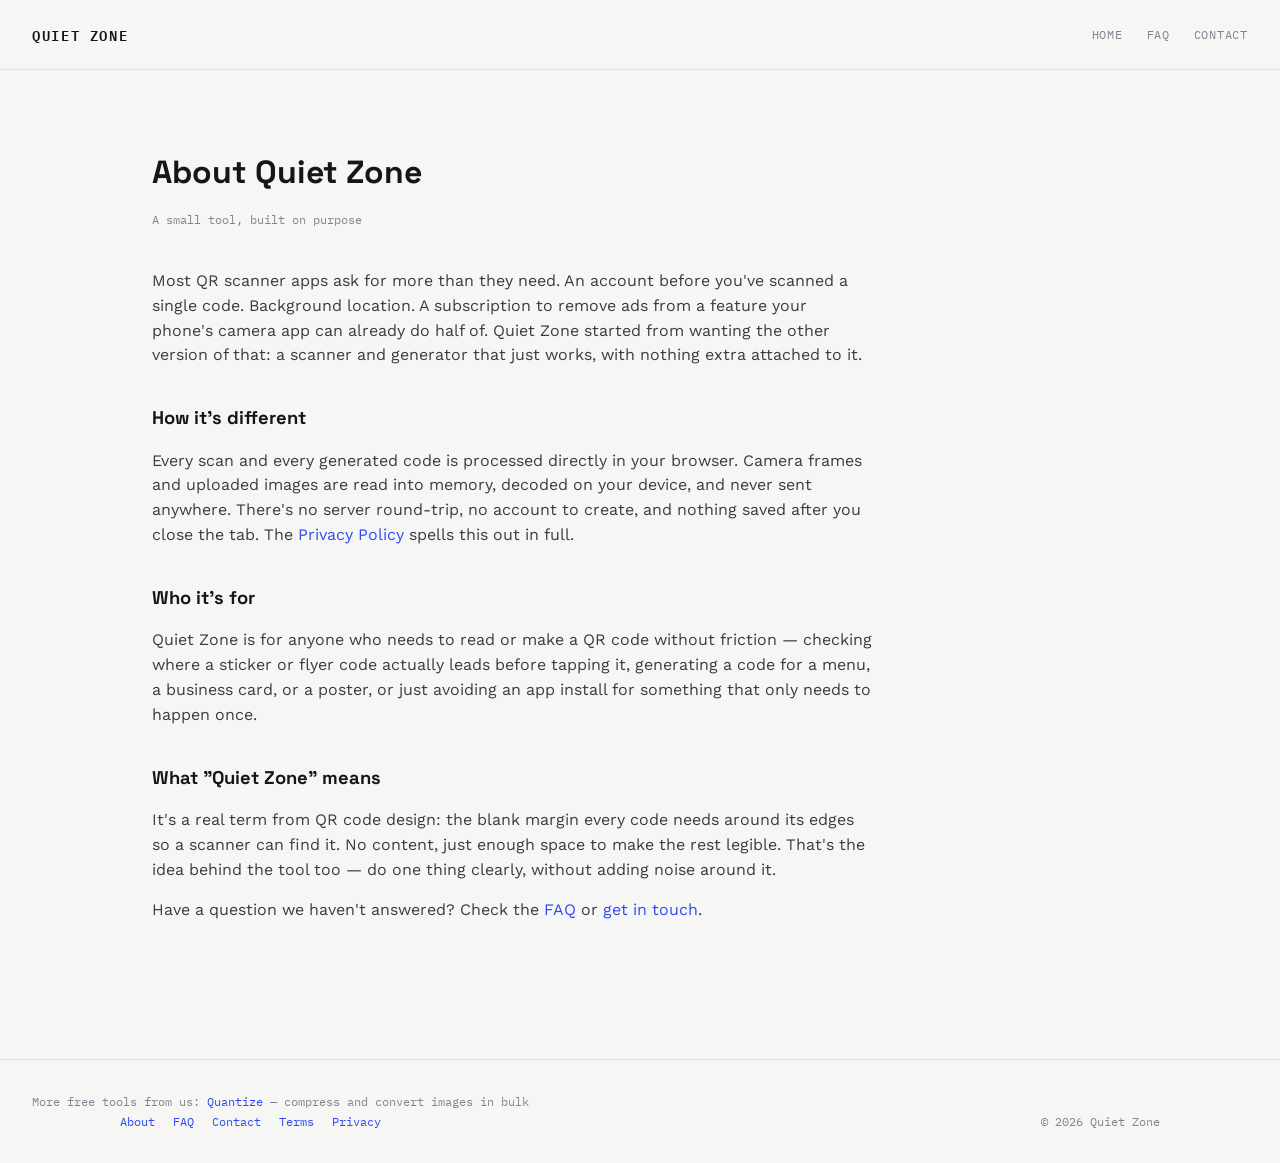
<file: about.html>
<!DOCTYPE html>
<html lang="en">
<head>
<meta charset="UTF-8">
<meta name="viewport" content="width=device-width, initial-scale=1">
<!-- Google tag (gtag.js) -->
<script async src="https://www.googletagmanager.com/gtag/js?id=G-VVCNYQMR9R"></script>
<script>
  window.dataLayer = window.dataLayer || [];
  function gtag(){dataLayer.push(arguments);}
  gtag('js', new Date());
  gtag('config', 'G-VVCNYQMR9R');
</script>
<title>About — Quiet Zone</title>
<meta name="description" content="Why Quiet Zone exists: a QR scanner and generator with no accounts, no tracking, and nothing sent to a server.">
<meta property="og:type" content="website">
<meta property="og:url" content="https://usequietzone.com/about.html">
<meta property="og:title" content="About — Quiet Zone">
<meta property="og:description" content="Why Quiet Zone exists: a QR scanner and generator with no accounts, no tracking, and nothing sent to a server.">
<meta property="og:image" content="https://usequietzone.com/quietzone-og.png">
<meta name="twitter:card" content="summary_large_image">
<link rel="canonical" href="https://usequietzone.com/about.html">
<link rel="preconnect" href="https://fonts.googleapis.com">
<link href="https://fonts.googleapis.com/css2?family=Space+Grotesk:wght@500;600&family=Work+Sans:wght@400;500&family=IBM+Plex+Mono:wght@400;500;600&display=swap" rel="stylesheet">
<link rel="stylesheet" href="styles.css">
</head>
<body>

<header class="nav">
  <a href="index.html" class="wordmark">Quiet Zone</a>
  <nav class="nav-links">
    <a href="index.html">Home</a>
    <a href="faq.html">FAQ</a>
    <a href="contact.html">Contact</a>
  </nav>
</header>

<main>
  <div class="legal">
    <h1>About Quiet Zone</h1>
    <p class="updated">A small tool, built on purpose</p>

    <p>Most QR scanner apps ask for more than they need. An account before you've scanned a single code. Background location. A subscription to remove ads from a feature your phone's camera app can already do half of. Quiet Zone started from wanting the other version of that: a scanner and generator that just works, with nothing extra attached to it.</p>

    <h2>How it's different</h2>
    <p>Every scan and every generated code is processed directly in your browser. Camera frames and uploaded images are read into memory, decoded on your device, and never sent anywhere. There's no server round-trip, no account to create, and nothing saved after you close the tab. The <a href="privacy.html">Privacy Policy</a> spells this out in full.</p>

    <h2>Who it's for</h2>
    <p>Quiet Zone is for anyone who needs to read or make a QR code without friction — checking where a sticker or flyer code actually leads before tapping it, generating a code for a menu, a business card, or a poster, or just avoiding an app install for something that only needs to happen once.</p>

    <h2>What "Quiet Zone" means</h2>
    <p>It's a real term from QR code design: the blank margin every code needs around its edges so a scanner can find it. No content, just enough space to make the rest legible. That's the idea behind the tool too — do one thing clearly, without adding noise around it.</p>

    <p>Have a question we haven't answered? Check the <a href="faq.html">FAQ</a> or <a href="contact.html">get in touch</a>.</p>
  </div>
</main>

<footer>
<p class="network-links">More free tools from us: <a href="https://quantizeapp.com">Quantize</a> — compress and convert images in bulk</p>
  <div class="foot-inner">
    <nav>
      <a href="about.html">About</a>
      <a href="faq.html">FAQ</a>
      <a href="contact.html">Contact</a>
      <a href="terms.html">Terms</a>
      <a href="privacy.html">Privacy</a>
    </nav>
    <p>© 2026 Quiet Zone</p>
  </div>
</footer>

</body>
</html>
</file>
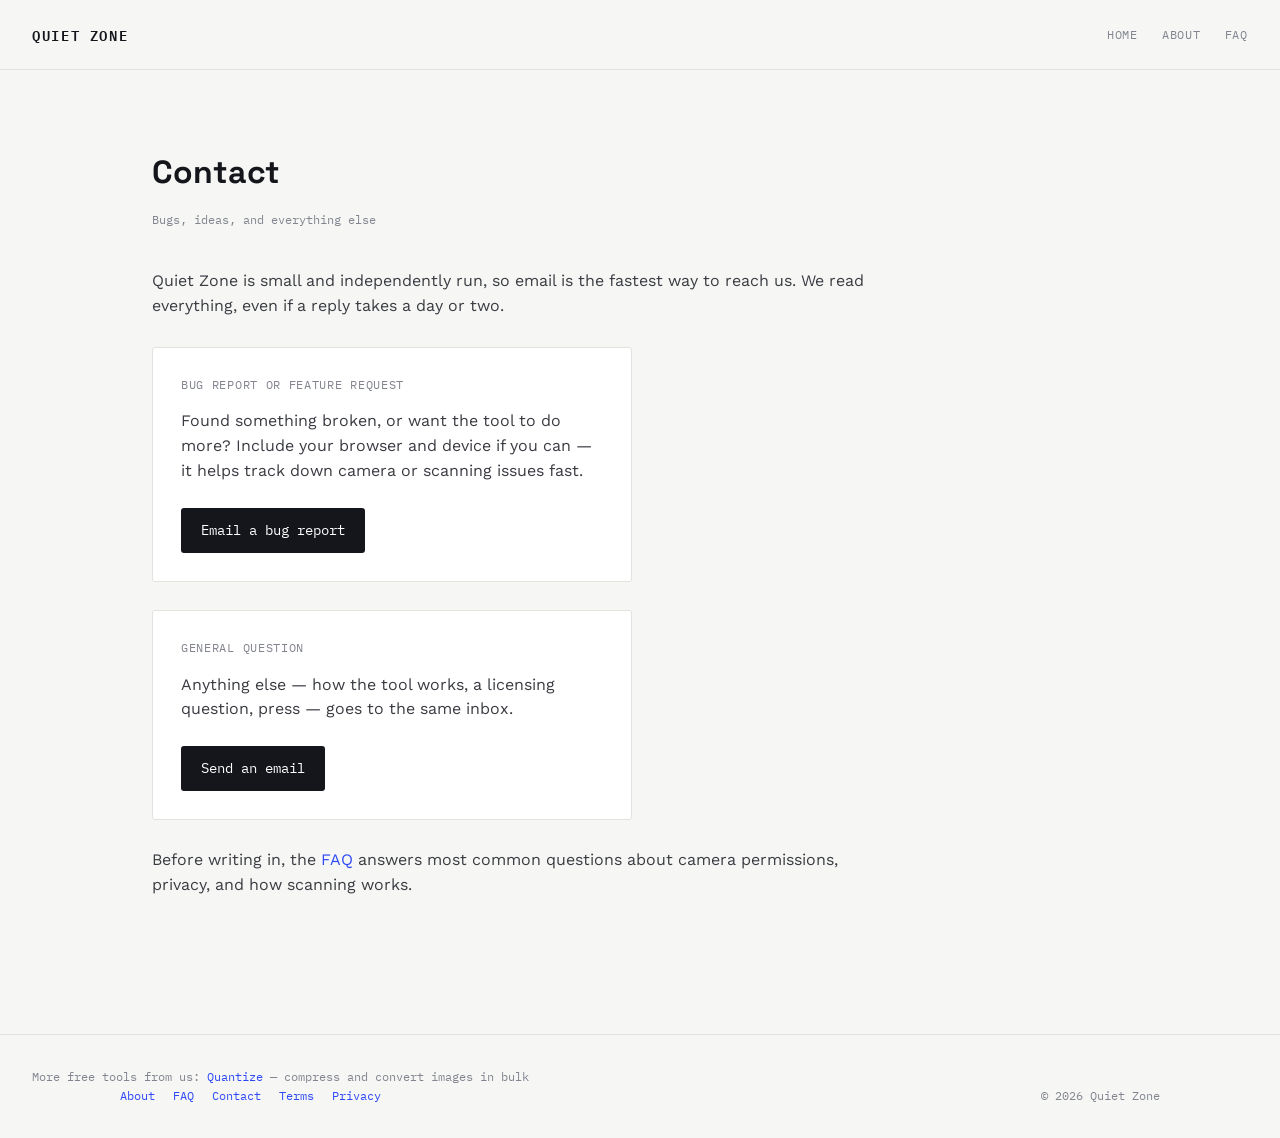
<file: contact.html>
<!DOCTYPE html>
<html lang="en">
<head>
<meta charset="UTF-8">
<meta name="viewport" content="width=device-width, initial-scale=1">
<!-- Google tag (gtag.js) -->
<script async src="https://www.googletagmanager.com/gtag/js?id=G-VVCNYQMR9R"></script>
<script>
  window.dataLayer = window.dataLayer || [];
  function gtag(){dataLayer.push(arguments);}
  gtag('js', new Date());
  gtag('config', 'G-VVCNYQMR9R');
</script>
<title>Contact — Quiet Zone</title>
<meta name="description" content="Get in touch with Quiet Zone for bug reports, feature requests, or general questions.">
<meta property="og:type" content="website">
<meta property="og:url" content="https://usequietzone.com/contact.html">
<meta property="og:title" content="Contact — Quiet Zone">
<meta property="og:description" content="Get in touch with Quiet Zone for bug reports, feature requests, or general questions.">
<meta property="og:image" content="https://usequietzone.com/quietzone-og.png">
<meta name="twitter:card" content="summary_large_image">
<link rel="canonical" href="https://usequietzone.com/contact.html">
<link rel="preconnect" href="https://fonts.googleapis.com">
<link href="https://fonts.googleapis.com/css2?family=Space+Grotesk:wght@500;600&family=Work+Sans:wght@400;500&family=IBM+Plex+Mono:wght@400;500;600&display=swap" rel="stylesheet">
<link rel="stylesheet" href="styles.css">
</head>
<body>

<header class="nav">
  <a href="index.html" class="wordmark">Quiet Zone</a>
  <nav class="nav-links">
    <a href="index.html">Home</a>
    <a href="about.html">About</a>
    <a href="faq.html">FAQ</a>
  </nav>
</header>

<main>
  <div class="legal">
    <h1>Contact</h1>
    <p class="updated">Bugs, ideas, and everything else</p>

    <p>Quiet Zone is small and independently run, so email is the fastest way to reach us. We read everything, even if a reply takes a day or two.</p>

    <div class="contact-card">
      <p class="kind">Bug report or feature request</p>
      <p>Found something broken, or want the tool to do more? Include your browser and device if you can — it helps track down camera or scanning issues fast.</p>
      <a class="mail-btn" href="mailto:hello@quietzone.app?subject=Bug%20report">Email a bug report</a>
    </div>

    <div class="contact-card">
      <p class="kind">General question</p>
      <p>Anything else — how the tool works, a licensing question, press — goes to the same inbox.</p>
      <a class="mail-btn" href="mailto:hello@quietzone.app">Send an email</a>
    </div>

    <p>Before writing in, the <a href="faq.html">FAQ</a> answers most common questions about camera permissions, privacy, and how scanning works.</p>
  </div>
</main>

<footer>
<p class="network-links">More free tools from us: <a href="https://quantizeapp.com">Quantize</a> — compress and convert images in bulk</p>
  <div class="foot-inner">
    <nav>
      <a href="about.html">About</a>
      <a href="faq.html">FAQ</a>
      <a href="contact.html">Contact</a>
      <a href="terms.html">Terms</a>
      <a href="privacy.html">Privacy</a>
    </nav>
    <p>© 2026 Quiet Zone</p>
  </div>
</footer>

</body>
</html>
</file>
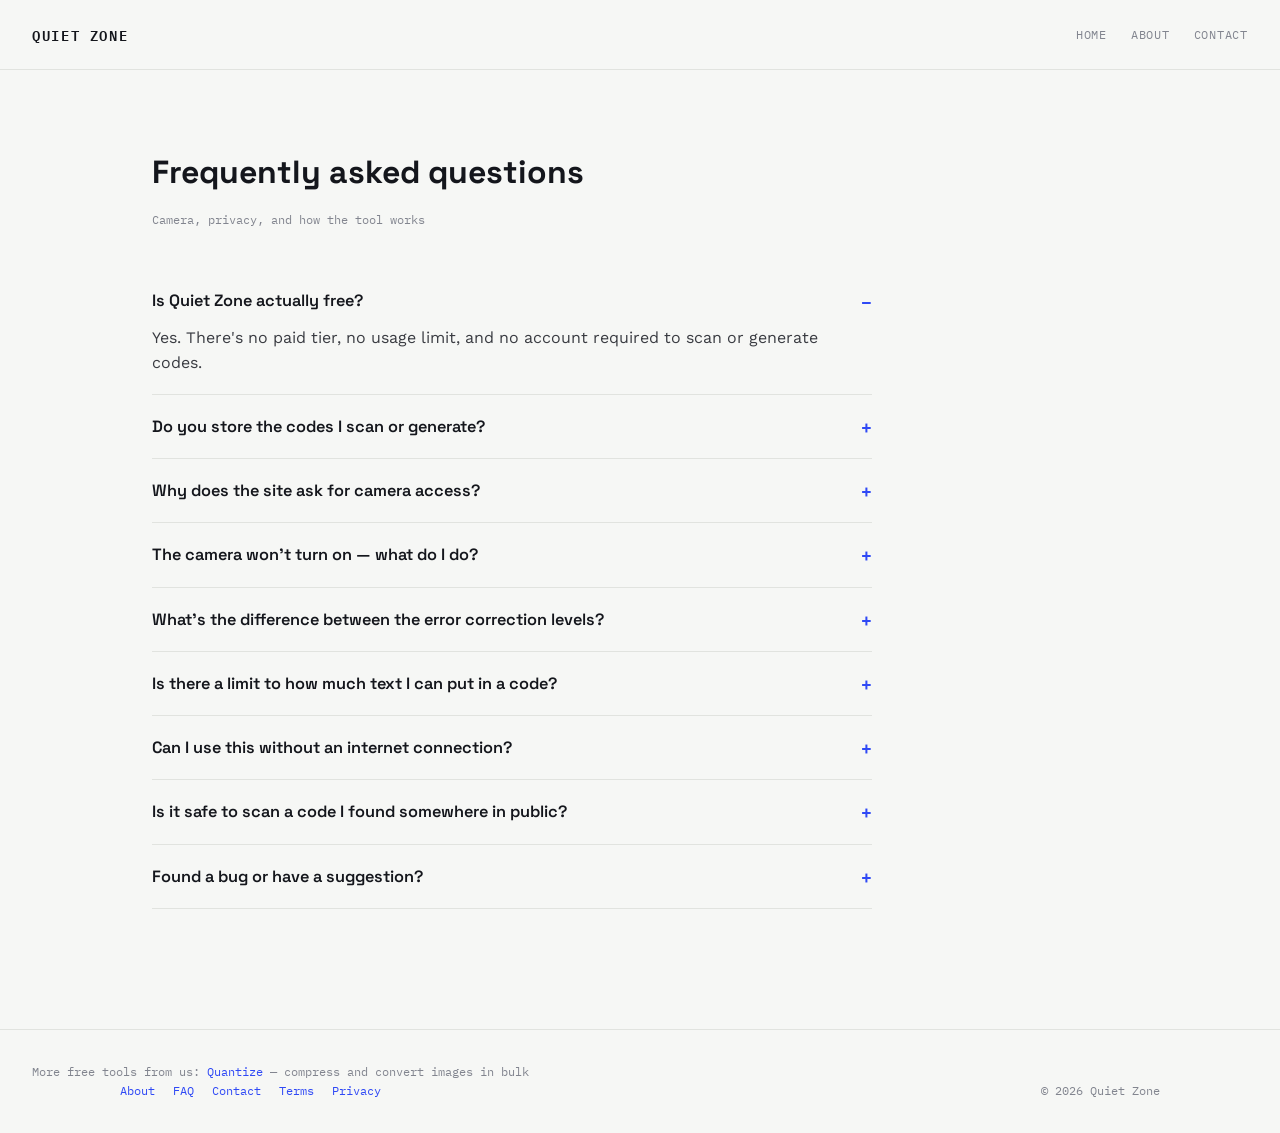
<file: faq.html>
<!DOCTYPE html>
<html lang="en">
<head>
<meta charset="UTF-8">
<meta name="viewport" content="width=device-width, initial-scale=1">
<!-- Google tag (gtag.js) -->
<script async src="https://www.googletagmanager.com/gtag/js?id=G-VVCNYQMR9R"></script>
<script>
  window.dataLayer = window.dataLayer || [];
  function gtag(){dataLayer.push(arguments);}
  gtag('js', new Date());
  gtag('config', 'G-VVCNYQMR9R');
</script>
<title>FAQ — Quiet Zone</title>
<meta name="description" content="Answers about how Quiet Zone scans and generates QR codes, camera permissions, privacy, and error correction levels.">
<meta property="og:type" content="website">
<meta property="og:url" content="https://usequietzone.com/faq.html">
<meta property="og:title" content="FAQ — Quiet Zone">
<meta property="og:description" content="Answers about how Quiet Zone scans and generates QR codes, camera permissions, privacy, and error correction levels.">
<meta property="og:image" content="https://usequietzone.com/quietzone-og.png">
<meta name="twitter:card" content="summary_large_image">
<link rel="canonical" href="https://usequietzone.com/faq.html">
<link rel="preconnect" href="https://fonts.googleapis.com">
<link href="https://fonts.googleapis.com/css2?family=Space+Grotesk:wght@500;600&family=Work+Sans:wght@400;500&family=IBM+Plex+Mono:wght@400;500;600&display=swap" rel="stylesheet">
<link rel="stylesheet" href="styles.css">
</head>
<body>

<header class="nav">
  <a href="index.html" class="wordmark">Quiet Zone</a>
  <nav class="nav-links">
    <a href="index.html">Home</a>
    <a href="about.html">About</a>
    <a href="contact.html">Contact</a>
  </nav>
</header>

<main>
  <div class="legal">
    <h1>Frequently asked questions</h1>
    <p class="updated">Camera, privacy, and how the tool works</p>

    <details class="faq-item" open>
      <summary>Is Quiet Zone actually free?</summary>
      <p>Yes. There's no paid tier, no usage limit, and no account required to scan or generate codes.</p>
    </details>

    <details class="faq-item">
      <summary>Do you store the codes I scan or generate?</summary>
      <p>No. Everything happens locally in your browser. Camera frames, uploaded images, and generated codes are never uploaded or stored on a server — see the <a href="privacy.html">Privacy Policy</a> for the full explanation.</p>
    </details>

    <details class="faq-item">
      <summary>Why does the site ask for camera access?</summary>
      <p>Only to show a live preview so you can point at a code. Your browser handles the permission directly; Quiet Zone reads video frames locally to look for a code and never transmits them anywhere.</p>
    </details>

    <details class="faq-item">
      <summary>The camera won't turn on — what do I do?</summary>
      <p>Camera access needs a secure connection (HTTPS) and browser permission. If it's blocked, check your browser's site settings for a denied camera permission, or use the "Upload image" option instead, which works from any photo of a code.</p>
    </details>

    <details class="faq-item">
      <summary>What's the difference between the error correction levels?</summary>
      <p>Low, Medium, Quartile, and High control how much of a generated code can be damaged, smudged, or obscured and still scan correctly. Higher levels are more forgiving but make the code visually denser. Medium is a good default for most uses; use High if the code will be printed small or somewhere it might get scratched, like a sticker.</p>
    </details>

    <details class="faq-item">
      <summary>Is there a limit to how much text I can put in a code?</summary>
      <p>QR codes can hold a few thousand characters, but longer text produces a denser, harder-to-scan code. For links and short messages you won't notice a limit; for long text, a higher error correction level or a shorter link works better.</p>
    </details>

    <details class="faq-item">
      <summary>Can I use this without an internet connection?</summary>
      <p>Once the page has loaded, scanning and generating both run locally, so a spotty connection won't interrupt an in-progress scan. Loading the page itself still needs a connection the first time.</p>
    </details>

    <details class="faq-item">
      <summary>Is it safe to scan a code I found somewhere in public?</summary>
      <p>Quiet Zone shows you the decoded destination before it opens anything, so you can read the link first instead of being redirected automatically. That said, no scanner can tell you whether a destination itself is safe — treat an unfamiliar link the same way you would if someone texted it to you.</p>
    </details>

    <details class="faq-item">
      <summary>Found a bug or have a suggestion?</summary>
      <p>We'd like to hear about it — see the <a href="contact.html">Contact</a> page for the fastest way to reach us.</p>
    </details>
  </div>
</main>

<footer>
<p class="network-links">More free tools from us: <a href="https://quantizeapp.com">Quantize</a> — compress and convert images in bulk</p>
  <div class="foot-inner">
    <nav>
      <a href="about.html">About</a>
      <a href="faq.html">FAQ</a>
      <a href="contact.html">Contact</a>
      <a href="terms.html">Terms</a>
      <a href="privacy.html">Privacy</a>
    </nav>
    <p>© 2026 Quiet Zone</p>
  </div>
</footer>

</body>
</html>
</file>
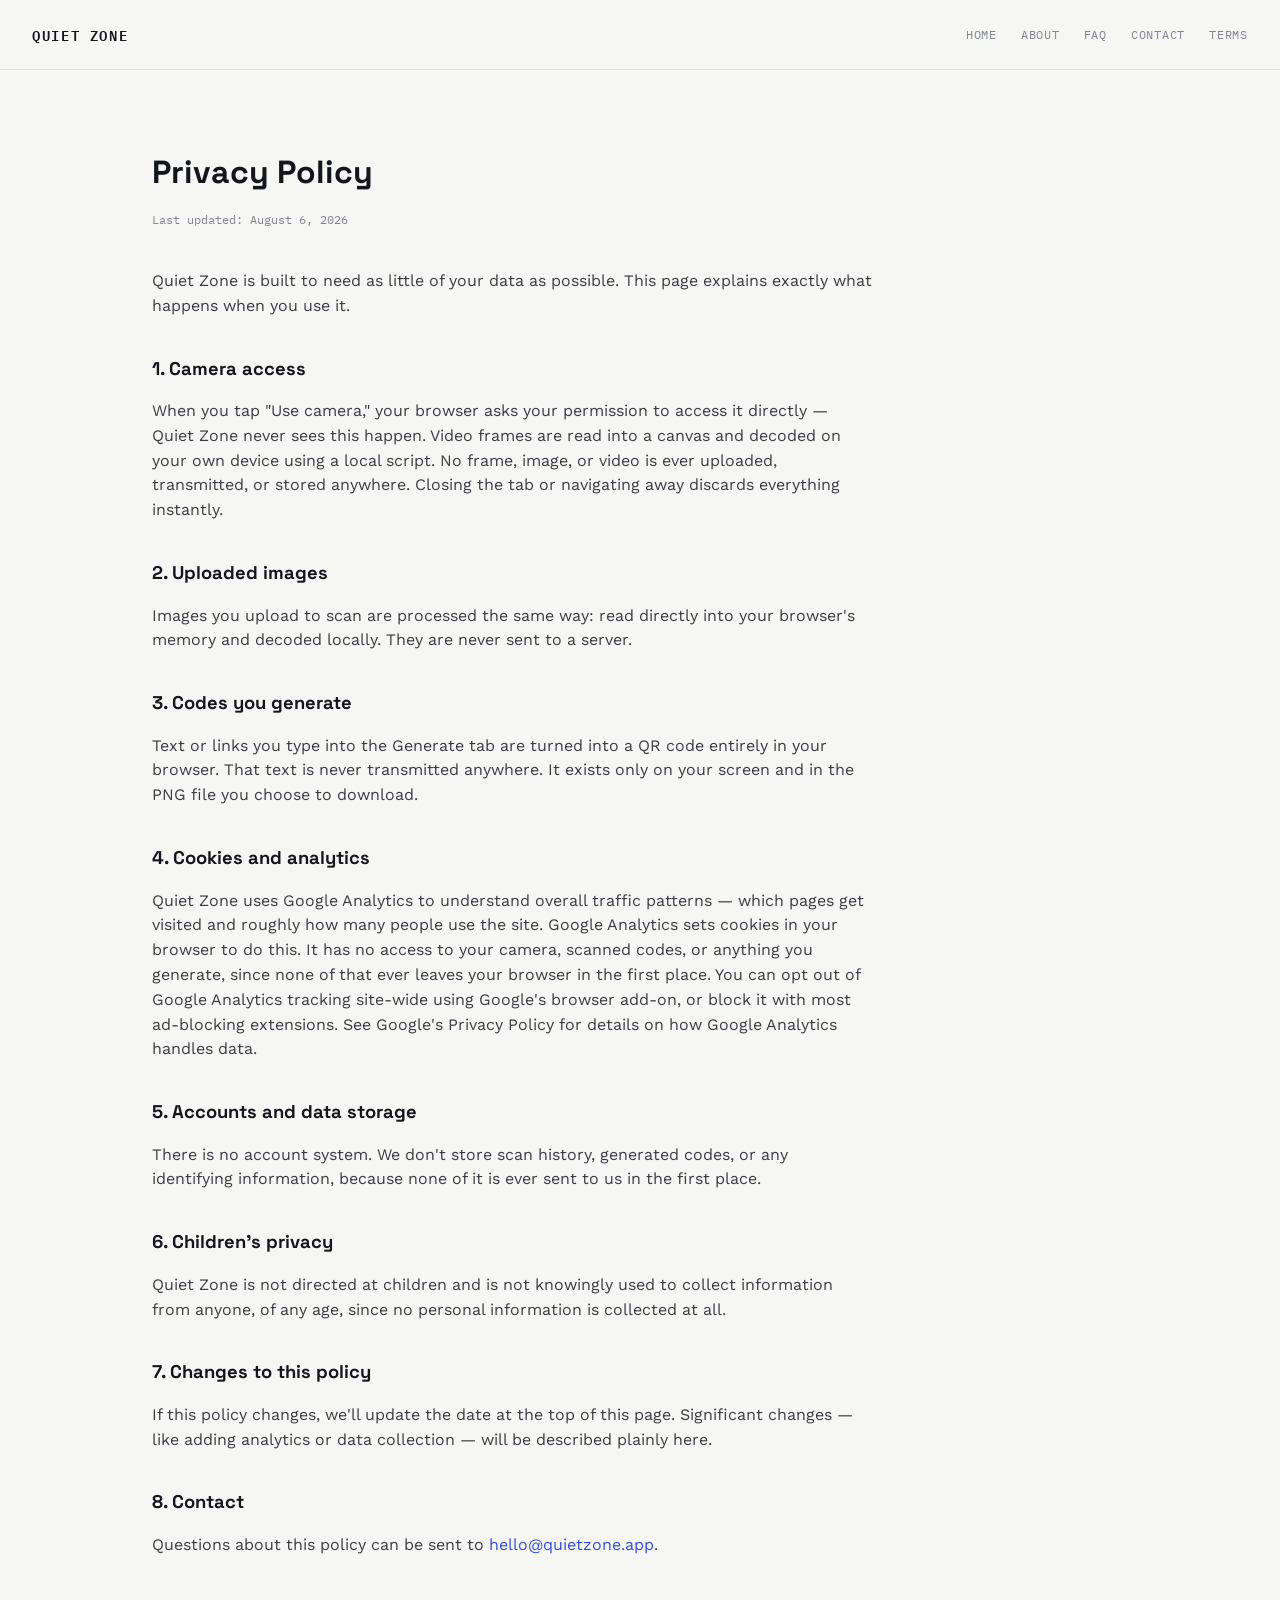
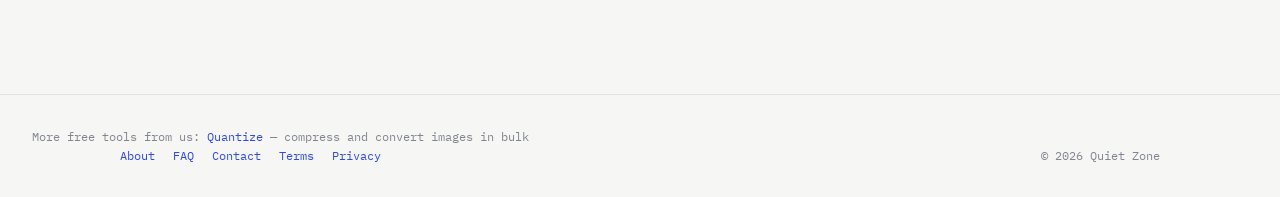
<file: privacy.html>
<!DOCTYPE html>
<html lang="en">
<head>
<meta charset="UTF-8">
<meta name="viewport" content="width=device-width, initial-scale=1">
<!-- Google tag (gtag.js) -->
<script async src="https://www.googletagmanager.com/gtag/js?id=G-VVCNYQMR9R"></script>
<script>
  window.dataLayer = window.dataLayer || [];
  function gtag(){dataLayer.push(arguments);}
  gtag('js', new Date());
  gtag('config', 'G-VVCNYQMR9R');
</script>
<title>Privacy Policy — Quiet Zone</title>
<meta name="description" content="Privacy policy for Quiet Zone — everything runs in your browser, nothing is uploaded.">
<meta property="og:type" content="website">
<meta property="og:url" content="https://usequietzone.com/privacy.html">
<meta property="og:title" content="Privacy Policy — Quiet Zone">
<meta property="og:description" content="Privacy policy for Quiet Zone — everything runs in your browser, nothing is uploaded.">
<meta property="og:image" content="https://usequietzone.com/quietzone-og.png">
<meta name="twitter:card" content="summary_large_image">
<link rel="canonical" href="https://usequietzone.com/privacy.html">
<link rel="preconnect" href="https://fonts.googleapis.com">
<link href="https://fonts.googleapis.com/css2?family=Space+Grotesk:wght@500;600&family=Work+Sans:wght@400;500&family=IBM+Plex+Mono:wght@400;500;600&display=swap" rel="stylesheet">
<link rel="stylesheet" href="styles.css">
</head>
<body>

<header class="nav">
  <a href="index.html" class="wordmark">Quiet Zone</a>
  <nav class="nav-links">
    <a href="index.html">Home</a>
    <a href="about.html">About</a>
    <a href="faq.html">FAQ</a>
    <a href="contact.html">Contact</a>
    <a href="terms.html">Terms</a>
  </nav>
</header>

<main>
  <div class="legal">
    <h1>Privacy Policy</h1>
    <p class="updated">Last updated: August 6, 2026</p>

    <p>Quiet Zone is built to need as little of your data as possible. This page explains exactly what happens when you use it.</p>

    <h2>1. Camera access</h2>
    <p>When you tap "Use camera," your browser asks your permission to access it directly — Quiet Zone never sees this happen. Video frames are read into a canvas and decoded on your own device using a local script. No frame, image, or video is ever uploaded, transmitted, or stored anywhere. Closing the tab or navigating away discards everything instantly.</p>

    <h2>2. Uploaded images</h2>
    <p>Images you upload to scan are processed the same way: read directly into your browser's memory and decoded locally. They are never sent to a server.</p>

    <h2>3. Codes you generate</h2>
    <p>Text or links you type into the Generate tab are turned into a QR code entirely in your browser. That text is never transmitted anywhere. It exists only on your screen and in the PNG file you choose to download.</p>

    <h2>4. Cookies and analytics</h2>
    <p>Quiet Zone uses Google Analytics to understand overall traffic patterns — which pages get visited and roughly how many people use the site. Google Analytics sets cookies in your browser to do this. It has no access to your camera, scanned codes, or anything you generate, since none of that ever leaves your browser in the first place. You can opt out of Google Analytics tracking site-wide using Google's browser add-on, or block it with most ad-blocking extensions. See Google's Privacy Policy for details on how Google Analytics handles data.</p>

    <h2>5. Accounts and data storage</h2>
    <p>There is no account system. We don't store scan history, generated codes, or any identifying information, because none of it is ever sent to us in the first place.</p>

    <h2>6. Children's privacy</h2>
    <p>Quiet Zone is not directed at children and is not knowingly used to collect information from anyone, of any age, since no personal information is collected at all.</p>

    <h2>7. Changes to this policy</h2>
    <p>If this policy changes, we'll update the date at the top of this page. Significant changes — like adding analytics or data collection — will be described plainly here.</p>

    <h2>8. Contact</h2>
    <p>Questions about this policy can be sent to <a href="mailto:hello@quietzone.app">hello@quietzone.app</a>.</p>
  </div>
</main>

<footer>
<p class="network-links">More free tools from us: <a href="https://quantizeapp.com">Quantize</a> — compress and convert images in bulk</p>
  <div class="foot-inner">
    <nav>
      <a href="about.html">About</a>
      <a href="faq.html">FAQ</a>
      <a href="contact.html">Contact</a>
      <a href="terms.html">Terms</a>
      <a href="privacy.html">Privacy</a>
    </nav>
    <p>© 2026 Quiet Zone</p>
  </div>
</footer>

</body>
</html>
</file>
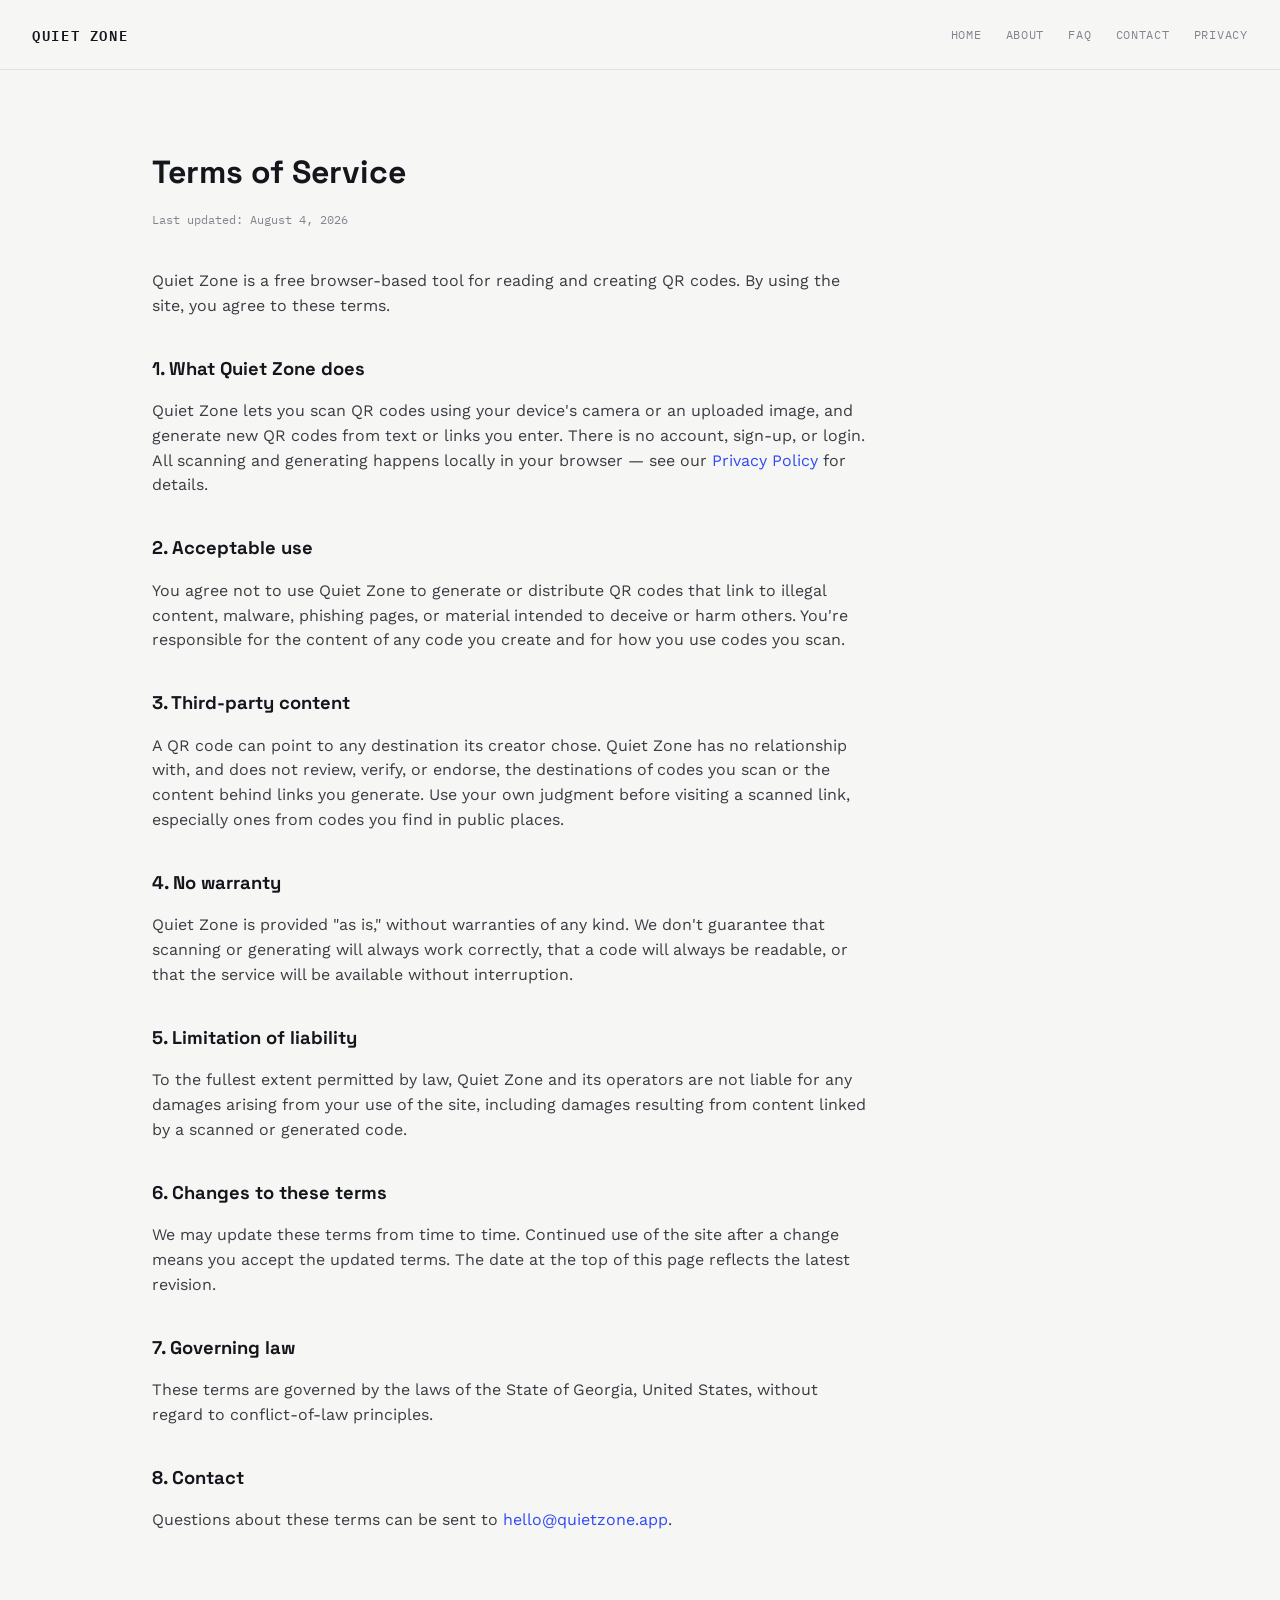
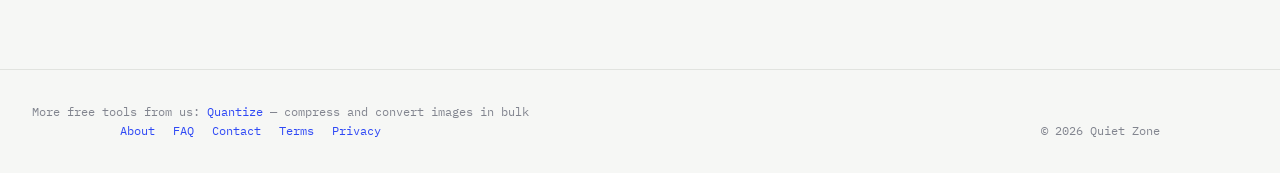
<file: terms.html>
<!DOCTYPE html>
<html lang="en">
<head>
<meta charset="UTF-8">
<meta name="viewport" content="width=device-width, initial-scale=1">
<!-- Google tag (gtag.js) -->
<script async src="https://www.googletagmanager.com/gtag/js?id=G-VVCNYQMR9R"></script>
<script>
  window.dataLayer = window.dataLayer || [];
  function gtag(){dataLayer.push(arguments);}
  gtag('js', new Date());
  gtag('config', 'G-VVCNYQMR9R');
</script>
<title>Terms of Service — Quiet Zone</title>
<meta name="description" content="Terms of service for using Quiet Zone, a free browser-based QR code scanner and generator.">
<meta property="og:type" content="website">
<meta property="og:url" content="https://usequietzone.com/terms.html">
<meta property="og:title" content="Terms of Service — Quiet Zone">
<meta property="og:description" content="Terms of service for using Quiet Zone, a free browser-based QR code scanner and generator.">
<meta property="og:image" content="https://usequietzone.com/quietzone-og.png">
<meta name="twitter:card" content="summary_large_image">
<link rel="canonical" href="https://usequietzone.com/terms.html">
<link rel="preconnect" href="https://fonts.googleapis.com">
<link href="https://fonts.googleapis.com/css2?family=Space+Grotesk:wght@500;600&family=Work+Sans:wght@400;500&family=IBM+Plex+Mono:wght@400;500;600&display=swap" rel="stylesheet">
<link rel="stylesheet" href="styles.css">
</head>
<body>

<header class="nav">
  <a href="index.html" class="wordmark">Quiet Zone</a>
  <nav class="nav-links">
    <a href="index.html">Home</a>
    <a href="about.html">About</a>
    <a href="faq.html">FAQ</a>
    <a href="contact.html">Contact</a>
    <a href="privacy.html">Privacy</a>
  </nav>
</header>

<main>
  <div class="legal">
    <h1>Terms of Service</h1>
    <p class="updated">Last updated: August 4, 2026</p>

    <p>Quiet Zone is a free browser-based tool for reading and creating QR codes. By using the site, you agree to these terms.</p>

    <h2>1. What Quiet Zone does</h2>
    <p>Quiet Zone lets you scan QR codes using your device's camera or an uploaded image, and generate new QR codes from text or links you enter. There is no account, sign-up, or login. All scanning and generating happens locally in your browser — see our <a href="privacy.html">Privacy Policy</a> for details.</p>

    <h2>2. Acceptable use</h2>
    <p>You agree not to use Quiet Zone to generate or distribute QR codes that link to illegal content, malware, phishing pages, or material intended to deceive or harm others. You're responsible for the content of any code you create and for how you use codes you scan.</p>

    <h2>3. Third-party content</h2>
    <p>A QR code can point to any destination its creator chose. Quiet Zone has no relationship with, and does not review, verify, or endorse, the destinations of codes you scan or the content behind links you generate. Use your own judgment before visiting a scanned link, especially ones from codes you find in public places.</p>

    <h2>4. No warranty</h2>
    <p>Quiet Zone is provided "as is," without warranties of any kind. We don't guarantee that scanning or generating will always work correctly, that a code will always be readable, or that the service will be available without interruption.</p>

    <h2>5. Limitation of liability</h2>
    <p>To the fullest extent permitted by law, Quiet Zone and its operators are not liable for any damages arising from your use of the site, including damages resulting from content linked by a scanned or generated code.</p>

    <h2>6. Changes to these terms</h2>
    <p>We may update these terms from time to time. Continued use of the site after a change means you accept the updated terms. The date at the top of this page reflects the latest revision.</p>

    <h2>7. Governing law</h2>
    <p>These terms are governed by the laws of the State of Georgia, United States, without regard to conflict-of-law principles.</p>

    <h2>8. Contact</h2>
    <p>Questions about these terms can be sent to <a href="mailto:hello@quietzone.app">hello@quietzone.app</a>.</p>
  </div>
</main>

<footer>
<p class="network-links">More free tools from us: <a href="https://quantizeapp.com">Quantize</a> — compress and convert images in bulk</p>
  <div class="foot-inner">
    <nav>
      <a href="about.html">About</a>
      <a href="faq.html">FAQ</a>
      <a href="contact.html">Contact</a>
      <a href="terms.html">Terms</a>
      <a href="privacy.html">Privacy</a>
    </nav>
    <p>© 2026 Quiet Zone</p>
  </div>
</footer>

</body>
</html>
</file>
<file: styles.css>
:root {
  --paper: #F6F7F5;
  --panel: #FFFFFF;
  --ink: #14161C;
  --muted: #82858F;
  --line: #E1E3DF;
  --signal: #2F49F5;
  --success: #1F8A5F;
  --radius: 3px;
  --mono: 'IBM Plex Mono', ui-monospace, monospace;
  --display: 'Space Grotesk', sans-serif;
  --body: 'Work Sans', sans-serif;
}

* { box-sizing: border-box; }
html, body { margin: 0; padding: 0; }
body {
  background: var(--paper);
  color: var(--ink);
  font-family: var(--body);
  line-height: 1.55;
  -webkit-font-smoothing: antialiased;
}
a { color: var(--signal); text-decoration: none; }
a:hover { text-decoration: underline; }
button:focus-visible, a:focus-visible, input:focus-visible, select:focus-visible {
  outline: 2px solid var(--signal);
  outline-offset: 2px;
}

.wordmark {
  font-family: var(--mono);
  text-transform: uppercase;
  letter-spacing: .12em;
  font-weight: 600;
  font-size: .85rem;
  color: var(--ink);
}

header.nav {
  display: flex;
  justify-content: space-between;
  align-items: center;
  padding: 24px 32px;
  border-bottom: 1px solid var(--line);
}
.nav-links { display: flex; gap: 24px; font-family: var(--mono); font-size: .78rem; text-transform: uppercase; letter-spacing: .06em; }
.nav-links a { color: var(--muted); }
.nav-links a:hover { color: var(--ink); text-decoration: none; }

main { max-width: 1040px; margin: 0 auto; padding: 0 32px; }

/* Hero */
.hero {
  display: grid;
  grid-template-columns: 1.1fr .9fr;
  gap: 48px;
  align-items: center;
  padding: 64px 0 56px;
}
.hero .eyebrow {
  font-family: var(--mono);
  font-size: .75rem;
  text-transform: uppercase;
  letter-spacing: .1em;
  color: var(--signal);
  margin: 0 0 14px;
}
.hero h1 {
  font-family: var(--display);
  font-size: clamp(2.1rem, 4vw, 3.3rem);
  line-height: 1.05;
  margin: 0 0 20px;
  font-weight: 600;
}
.hero p.lead {
  color: var(--muted);
  font-size: 1.05rem;
  max-width: 440px;
  margin: 0 0 28px;
}
.hero .cta { display: inline-flex; gap: 12px; }

/* Hero QR art — built from real finder-pattern geometry, not decoration */
.qr-art {
  width: 260px;
  height: 260px;
  background: var(--panel);
  border: 1px solid var(--line);
  position: relative;
  margin: 0 auto;
  overflow: hidden;
  border-radius: var(--radius);
}
.finder { position: absolute; width: 40px; height: 40px; background: var(--ink); }
.finder::before { content: ""; position: absolute; inset: 7px; background: var(--panel); }
.finder::after { content: ""; position: absolute; inset: 14px; background: var(--ink); }
.finder.tl { top: 14px; left: 14px; }
.finder.tr { top: 14px; right: 14px; }
.finder.bl { bottom: 14px; left: 14px; }
.mod { position: absolute; width: 9px; height: 9px; background: var(--ink); opacity: .85; }
.qr-art .sweep {
  position: absolute; left: 0; right: 0; height: 2px;
  background: linear-gradient(90deg, transparent, var(--signal), transparent);
  animation: sweep 3.6s ease-in-out infinite;
}
@keyframes sweep {
  0% { top: 6%; opacity: .9; }
  50% { top: 92%; opacity: .45; }
  100% { top: 6%; opacity: .9; }
}
@media (prefers-reduced-motion: reduce) {
  .qr-art .sweep { animation: none; top: 50%; }
}

/* Tool */
.tool { padding: 8px 0 72px; }
.tabs { display: flex; gap: 2px; border-bottom: 1px solid var(--line); margin-bottom: 28px; }
.tab {
  font-family: var(--mono); text-transform: uppercase; font-size: .8rem; letter-spacing: .06em;
  padding: 12px 18px; background: none; border: none; color: var(--muted); cursor: pointer;
  border-bottom: 2px solid transparent;
}
.tab.active { color: var(--ink); border-bottom-color: var(--signal); }
.panel[hidden] { display: none; }

.viewfinder {
  position: relative; width: 100%; max-width: 420px; aspect-ratio: 1;
  background: #000; border: 1px solid var(--line); margin: 0 auto 20px;
  overflow: hidden; border-radius: var(--radius);
}
.viewfinder video, .viewfinder canvas { width: 100%; height: 100%; object-fit: cover; }
.viewfinder .corner { position: absolute; width: 28px; height: 28px; border-color: var(--signal); }
.viewfinder .corner.tl { top: 10px; left: 10px; border-top: 3px solid; border-left: 3px solid; }
.viewfinder .corner.tr { top: 10px; right: 10px; border-top: 3px solid; border-right: 3px solid; }
.viewfinder .corner.bl { bottom: 10px; left: 10px; border-bottom: 3px solid; border-left: 3px solid; }
.viewfinder .corner.br { bottom: 10px; right: 10px; border-bottom: 3px solid; border-right: 3px solid; }
.viewfinder .placeholder {
  position: absolute; inset: 0; display: flex; align-items: center; justify-content: center;
  color: #9A9DA6; font-family: var(--mono); font-size: .78rem; text-align: center; padding: 24px;
}

.controls { display: flex; gap: 12px; justify-content: center; flex-wrap: wrap; margin-bottom: 24px; }
button.primary, .upload-btn {
  font-family: var(--mono); font-size: .8rem; text-transform: uppercase; letter-spacing: .06em;
  padding: 12px 22px; border: 1px solid var(--ink); background: var(--ink); color: var(--panel);
  cursor: pointer; border-radius: var(--radius); display: inline-flex; align-items: center;
}
button.primary:hover, .upload-btn:hover { background: var(--signal); border-color: var(--signal); }
button.secondary, a.secondary {
  font-family: var(--mono); font-size: .8rem; text-transform: uppercase; letter-spacing: .06em;
  padding: 12px 22px; border: 1px solid var(--line); background: var(--panel); color: var(--ink);
  cursor: pointer; border-radius: var(--radius);
}
button.secondary:hover, a.secondary:hover { border-color: var(--ink); }

.result { max-width: 420px; margin: 0 auto; padding: 18px 20px; background: var(--panel); border: 1px solid var(--line); border-radius: var(--radius); }
.result[hidden] { display: none; }
.result-label { font-family: var(--mono); font-size: .72rem; text-transform: uppercase; letter-spacing: .08em; color: var(--success); margin: 0 0 6px; }
#resultText { font-family: var(--mono); font-size: .9rem; word-break: break-all; margin: 0 0 14px; }
.result-actions { display: flex; gap: 10px; }

.gen-form { max-width: 420px; margin: 0 auto; display: flex; flex-direction: column; gap: 14px; }
.gen-form input[type=text] {
  font-family: var(--body); font-size: 1rem; padding: 12px 14px; border: 1px solid var(--line);
  border-radius: var(--radius); background: var(--panel);
}
.gen-options { display: flex; gap: 16px; }
.gen-options label {
  font-family: var(--mono); font-size: .72rem; text-transform: uppercase; letter-spacing: .05em;
  color: var(--muted); display: flex; flex-direction: column; gap: 6px;
}
.gen-options select { font-family: var(--body); padding: 8px; border: 1px solid var(--line); border-radius: var(--radius); }
#qrOutput {
  display: flex; justify-content: center; padding: 20px; background: var(--panel);
  border: 1px solid var(--line); border-radius: var(--radius); min-height: 80px; align-items: center;
}
#qrOutput:empty::before { content: "Your code will appear here"; font-family: var(--mono); font-size: .78rem; color: var(--muted); }

footer { border-top: 1px solid var(--line); padding: 32px; margin-top: 40px; }
footer .foot-inner { max-width: 1040px; margin: 0 auto; display: flex; justify-content: space-between; align-items: center; flex-wrap: wrap; gap: 12px; }
footer nav { display: flex; gap: 18px; font-family: var(--mono); font-size: .78rem; }
footer p { color: var(--muted); font-size: .78rem; margin: 0; font-family: var(--mono); }

/* Legal pages */
.legal { padding: 56px 0 80px; max-width: 720px; }
.legal h1 { font-family: var(--display); font-size: 2rem; margin-bottom: 6px; }
.legal .updated { font-family: var(--mono); font-size: .78rem; color: var(--muted); margin-bottom: 40px; }
.legal h2 { font-family: var(--display); font-size: 1.15rem; margin-top: 36px; }
.legal p, .legal li { color: #3a3c42; }
.legal ul { padding-left: 20px; }

/* FAQ accordion */
.faq-item { border-bottom: 1px solid var(--line); padding: 18px 0; }
.faq-item summary {
  cursor: pointer; font-family: var(--display); font-weight: 600; font-size: 1.02rem;
  color: var(--ink); list-style: none; display: flex; align-items: center; justify-content: space-between; gap: 16px;
}
.faq-item summary::-webkit-details-marker { display: none; }
.faq-item summary::after {
  content: "+"; font-family: var(--mono); font-size: 1.1rem; color: var(--signal); flex-shrink: 0;
}
.faq-item[open] summary::after { content: "–"; }
.faq-item p { margin: 12px 0 0; color: #3a3c42; }

/* Contact page */
.contact-card {
  max-width: 480px; padding: 28px; background: var(--panel); border: 1px solid var(--line);
  border-radius: var(--radius); margin: 28px 0;
}
.contact-card p.kind { font-family: var(--mono); font-size: .72rem; text-transform: uppercase; letter-spacing: .06em; color: var(--muted); margin: 0 0 6px; }
.mail-btn {
  display: inline-flex; align-items: center; font-family: var(--mono); font-size: .85rem;
  padding: 12px 20px; background: var(--ink); color: var(--panel); border-radius: var(--radius);
  margin-top: 8px;
}
.mail-btn:hover { background: var(--signal); text-decoration: none; }

@media (max-width: 760px) {
  .hero { grid-template-columns: 1fr; padding-top: 40px; }
  .qr-art { order: -1; width: 200px; height: 200px; }
  header.nav { padding: 20px; }
  main { padding: 0 20px; }
}
</file>
